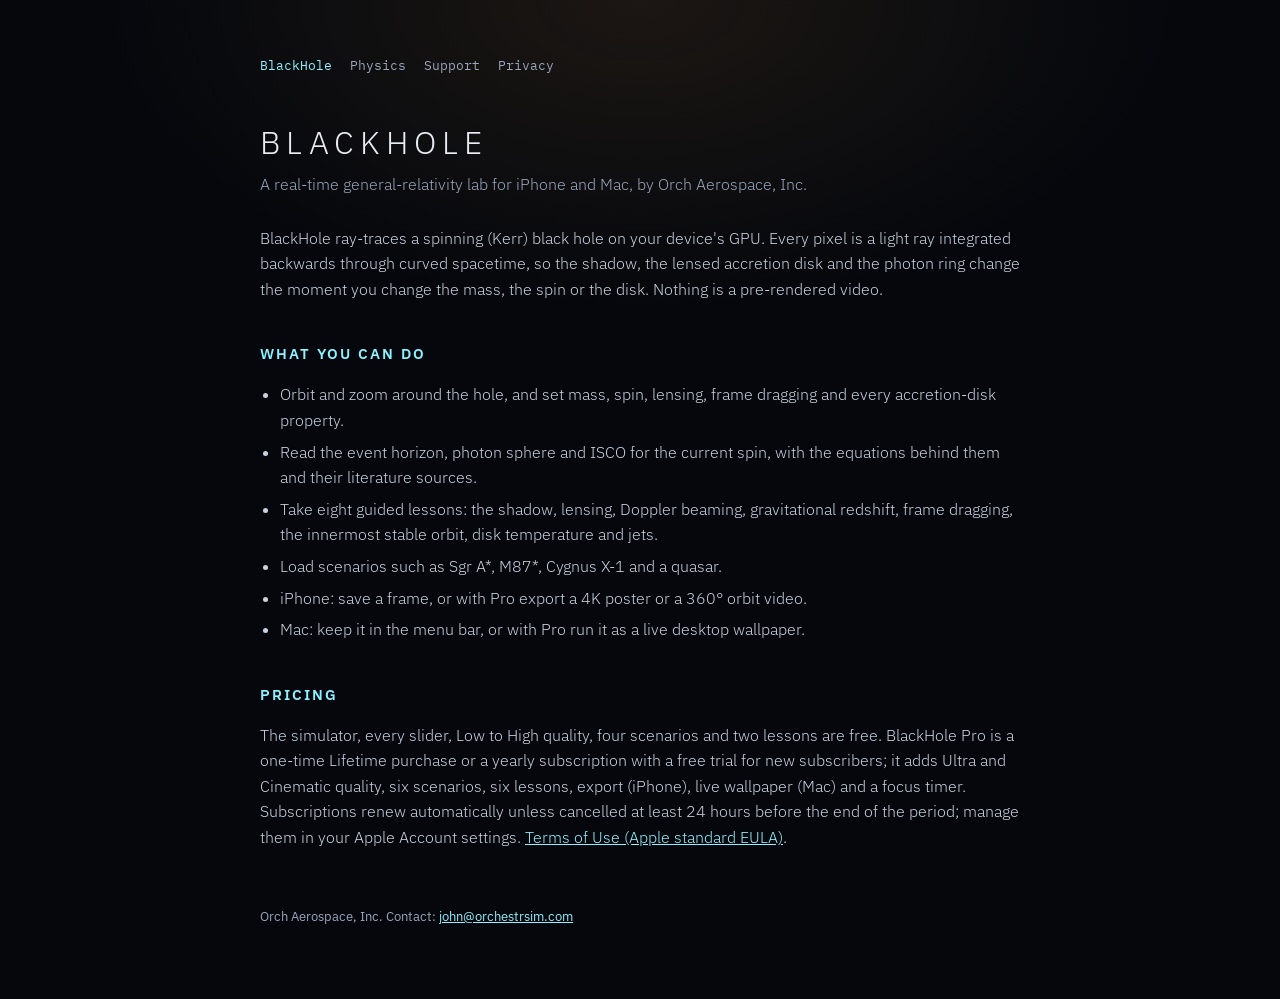
<file: docs/index.html>
<!DOCTYPE html><html lang="en"><head><meta charset="utf-8"><meta name="viewport" content="width=device-width, initial-scale=1"><link href="https://fonts.googleapis.com/css2?family=IBM+Plex+Mono:wght@400;500&family=IBM+Plex+Sans:wght@300;600&display=swap" rel="stylesheet"><link rel="stylesheet" href="./_style.css"><title>BlackHole: Kerr black hole simulator</title></head><body><main>
<nav><a class="on" href="./">BlackHole</a><a href="./physics/">Physics</a><a href="./support/">Support</a><a href="./privacy/">Privacy</a></nav>
<h1>BLACKHOLE</h1>
<p class="sub">A real-time general-relativity lab for iPhone and Mac, by Orch Aerospace, Inc.</p>
<p>BlackHole ray-traces a spinning (Kerr) black hole on your device's GPU. Every pixel is a light ray integrated backwards through curved spacetime, so the shadow, the lensed accretion disk and the photon ring change the moment you change the mass, the spin or the disk. Nothing is a pre-rendered video.</p>
<h2>What you can do</h2>
<ul>
<li>Orbit and zoom around the hole, and set mass, spin, lensing, frame dragging and every accretion-disk property.</li>
<li>Read the event horizon, photon sphere and ISCO for the current spin, with the equations behind them and their literature sources.</li>
<li>Take eight guided lessons: the shadow, lensing, Doppler beaming, gravitational redshift, frame dragging, the innermost stable orbit, disk temperature and jets.</li>
<li>Load scenarios such as Sgr A*, M87*, Cygnus X-1 and a quasar.</li>
<li>iPhone: save a frame, or with Pro export a 4K poster or a 360° orbit video.</li>
<li>Mac: keep it in the menu bar, or with Pro run it as a live desktop wallpaper.</li>
</ul>
<h2>Pricing</h2>
<p>The simulator, every slider, Low to High quality, four scenarios and two lessons are free. BlackHole Pro is a one-time Lifetime purchase or a yearly subscription with a free trial for new subscribers; it adds Ultra and Cinematic quality, six scenarios, six lessons, export (iPhone), live wallpaper (Mac) and a focus timer. Subscriptions renew automatically unless cancelled at least 24 hours before the end of the period; manage them in your Apple Account settings. <a href="https://www.apple.com/legal/internet-services/itunes/dev/stdeula/">Terms of Use (Apple standard EULA)</a>.</p>
<footer>Orch Aerospace, Inc. Contact: <a href="mailto:john@orchestrsim.com">john@orchestrsim.com</a></footer>
</main></body></html>
</file>
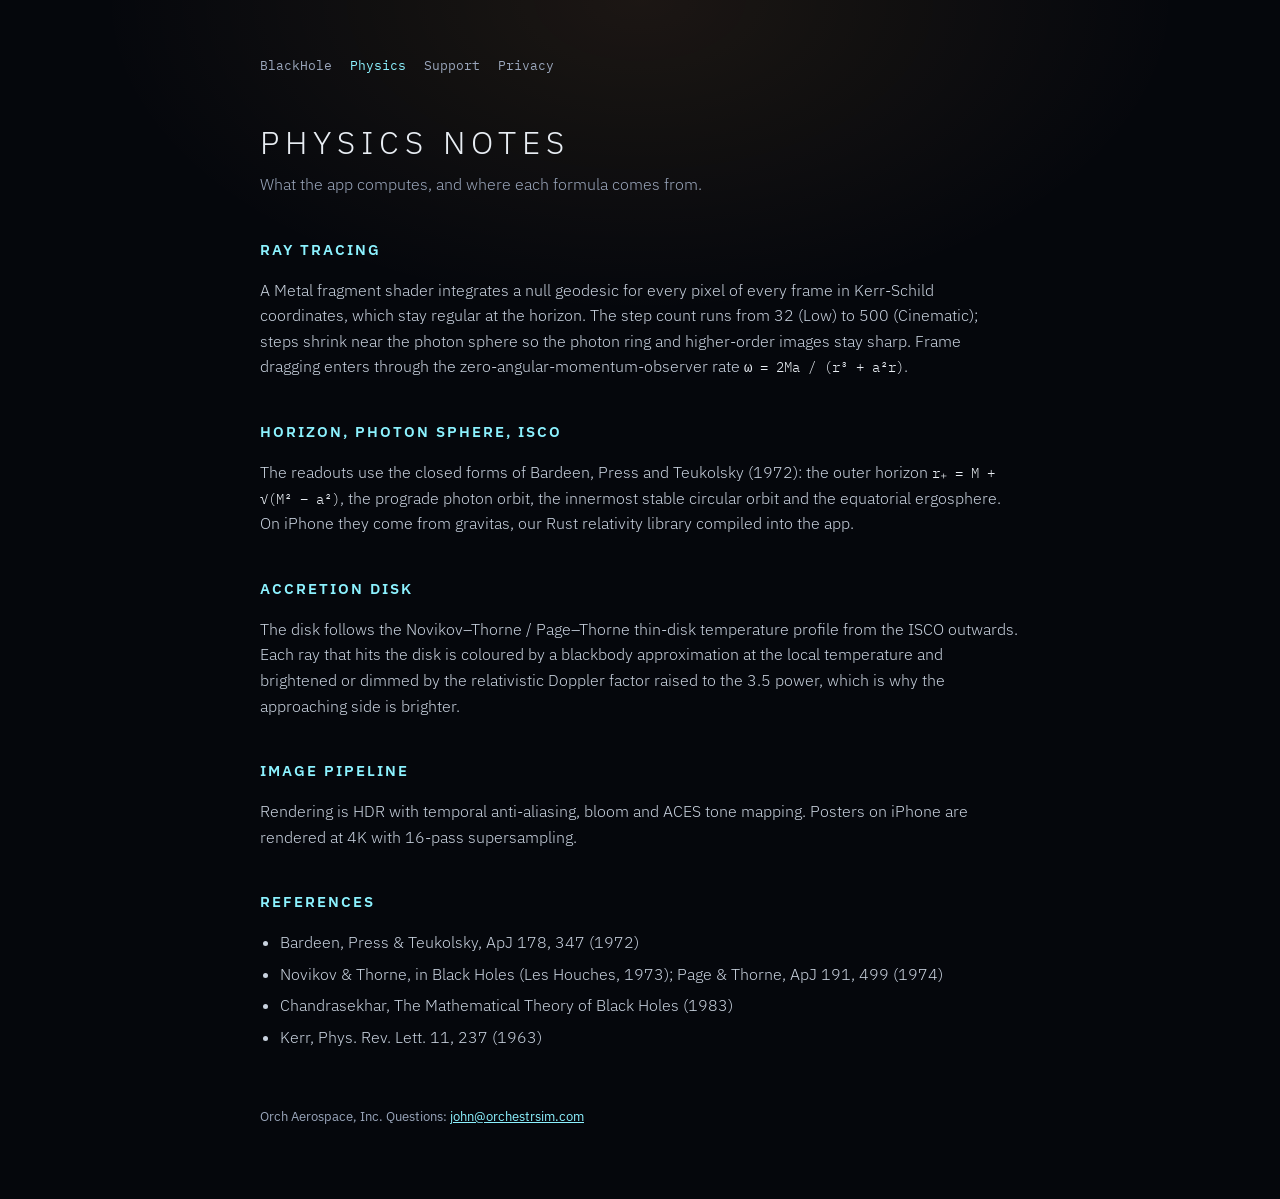
<file: docs/physics/index.html>
<!DOCTYPE html><html lang="en"><head><meta charset="utf-8"><meta name="viewport" content="width=device-width, initial-scale=1"><link href="https://fonts.googleapis.com/css2?family=IBM+Plex+Mono:wght@400;500&family=IBM+Plex+Sans:wght@300;600&display=swap" rel="stylesheet"><link rel="stylesheet" href="../_style.css"><title>BlackHole Physics Notes</title></head><body><main>
<nav><a href="../">BlackHole</a><a class="on" href="./">Physics</a><a href="../support/">Support</a><a href="../privacy/">Privacy</a></nav>
<h1>PHYSICS NOTES</h1>
<p class="sub">What the app computes, and where each formula comes from.</p>
<h2>Ray tracing</h2>
<p>A Metal fragment shader integrates a null geodesic for every pixel of every frame in Kerr-Schild coordinates, which stay regular at the horizon. The step count runs from 32 (Low) to 500 (Cinematic); steps shrink near the photon sphere so the photon ring and higher-order images stay sharp. Frame dragging enters through the zero-angular-momentum-observer rate <span class="mono">ω = 2Ma / (r³ + a²r)</span>.</p>
<h2>Horizon, photon sphere, ISCO</h2>
<p>The readouts use the closed forms of Bardeen, Press and Teukolsky (1972): the outer horizon <span class="mono">r₊ = M + √(M² − a²)</span>, the prograde photon orbit, the innermost stable circular orbit and the equatorial ergosphere. On iPhone they come from gravitas, our Rust relativity library compiled into the app.</p>
<h2>Accretion disk</h2>
<p>The disk follows the Novikov–Thorne / Page–Thorne thin-disk temperature profile from the ISCO outwards. Each ray that hits the disk is coloured by a blackbody approximation at the local temperature and brightened or dimmed by the relativistic Doppler factor raised to the 3.5 power, which is why the approaching side is brighter.</p>
<h2>Image pipeline</h2>
<p>Rendering is HDR with temporal anti-aliasing, bloom and ACES tone mapping. Posters on iPhone are rendered at 4K with 16-pass supersampling.</p>
<h2>References</h2>
<ul>
<li>Bardeen, Press &amp; Teukolsky, ApJ 178, 347 (1972)</li>
<li>Novikov &amp; Thorne, in Black Holes (Les Houches, 1973); Page &amp; Thorne, ApJ 191, 499 (1974)</li>
<li>Chandrasekhar, The Mathematical Theory of Black Holes (1983)</li>
<li>Kerr, Phys. Rev. Lett. 11, 237 (1963)</li>
</ul>
<footer>Orch Aerospace, Inc. Questions: <a href="mailto:john@orchestrsim.com">john@orchestrsim.com</a></footer>
</main></body></html>
</file>
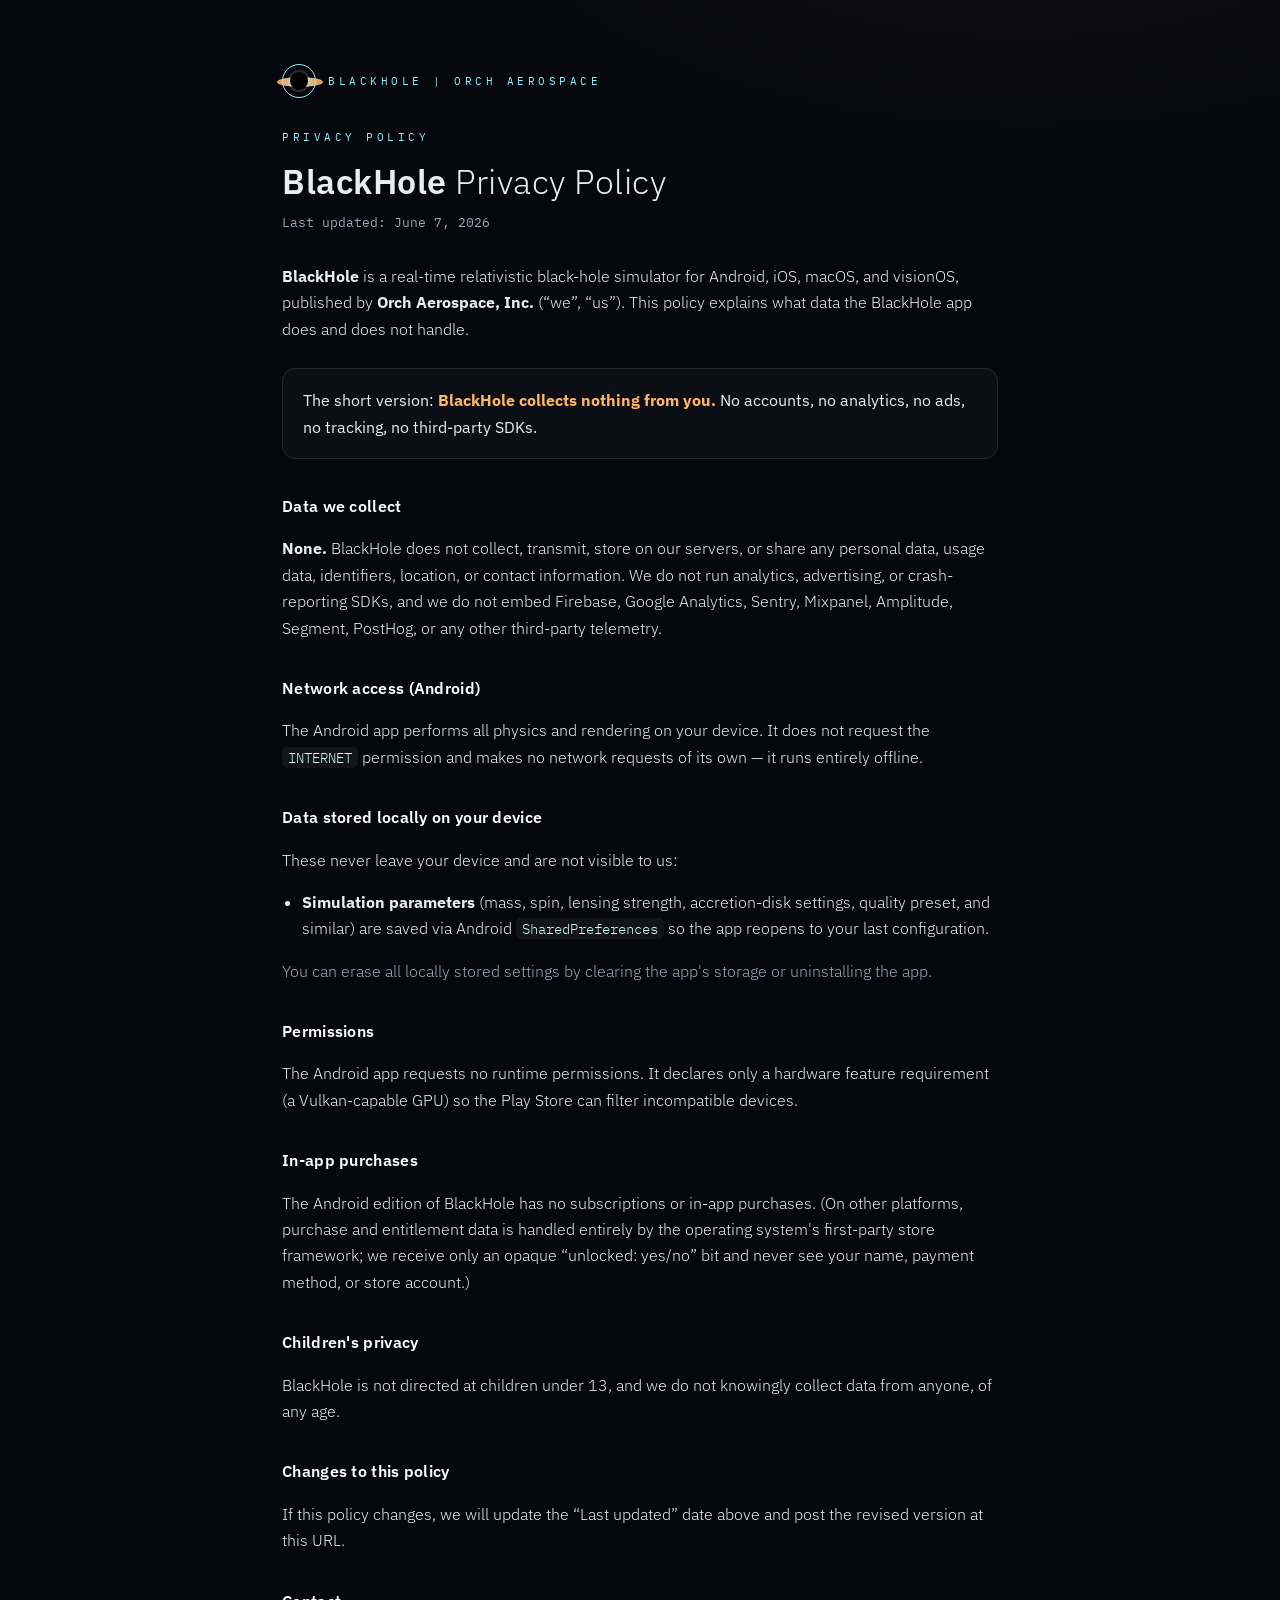
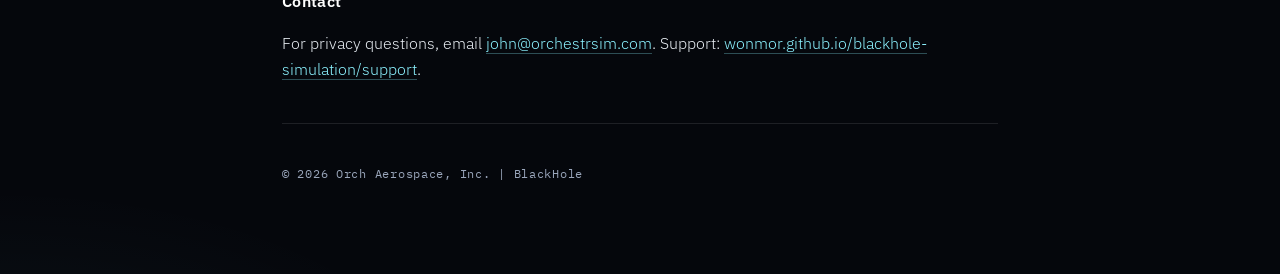
<file: docs/privacy/index.html>
<!DOCTYPE html>
<html lang="en">
<head>
<meta charset="utf-8">
<meta name="viewport" content="width=device-width, initial-scale=1">
<title>Privacy Policy | BlackHole | Orch Aerospace, Inc.</title>
<meta name="description" content="Privacy policy for the BlackHole app by Orch Aerospace, Inc. BlackHole collects no personal data.">
<link rel="preconnect" href="https://fonts.googleapis.com">
<link rel="preconnect" href="https://fonts.gstatic.com" crossorigin>
<link href="https://fonts.googleapis.com/css2?family=IBM+Plex+Mono:wght@400;500&family=IBM+Plex+Sans:wght@300;400;600&display=swap" rel="stylesheet">
<style>
  :root{
    --bg:#05070c; --panel:#0b0e15; --line:rgba(255,255,255,.10);
    --fg:#e8edf3; --dim:#9aa6bb; --accent:#8cf2ff; --warm:#ffb661;
  }
  *{box-sizing:border-box}
  html,body{margin:0;background:var(--bg);color:var(--fg);
    font-family:"IBM Plex Sans",system-ui,-apple-system,sans-serif;line-height:1.65}
  body{background:
    radial-gradient(1100px 600px at 80% -10%, rgba(255,182,97,.07), transparent 60%),
    radial-gradient(900px 500px at 0% 110%, rgba(140,242,255,.06), transparent 55%),
    var(--bg);}
  .wrap{max-width:760px;margin:0 auto;padding:64px 22px 90px}
  .badge{display:inline-flex;align-items:center;gap:12px;margin-bottom:30px}
  .badge .ring{width:34px;height:34px;border-radius:50%;
    border:1px solid var(--accent);position:relative;flex:0 0 auto}
  .badge .ring::after{content:"";position:absolute;inset:7px;border-radius:50%;
    background:#000;box-shadow:0 0 0 2px rgba(255,255,255,.15)}
  .badge .ring::before{content:"";position:absolute;left:-6px;top:12px;width:46px;height:10px;
    border-radius:50%;background:linear-gradient(90deg,var(--warm),#fff2d8,var(--warm));
    opacity:.85;filter:blur(.3px)}
  .kicker{font-family:"IBM Plex Mono",monospace;font-size:11px;letter-spacing:.32em;
    color:var(--accent);text-transform:uppercase}
  h1{font-weight:300;font-size:34px;letter-spacing:.5px;margin:.2em 0 .1em}
  h1 b{font-weight:600}
  .updated{font-family:"IBM Plex Mono",monospace;color:var(--dim);font-size:12.5px;margin-bottom:30px}
  .tldr{background:var(--panel);border:1px solid var(--line);border-radius:14px;
    padding:18px 20px;margin:26px 0 34px}
  .tldr b{color:var(--warm)}
  h2{font-weight:600;font-size:16px;letter-spacing:.3px;margin:34px 0 8px;color:#fff}
  p,li{color:var(--fg);font-weight:300}
  .dim,.dim *{color:var(--dim)}
  a{color:var(--accent);text-decoration:none;border-bottom:1px solid rgba(140,242,255,.3)}
  a:hover{border-color:var(--accent)}
  code{font-family:"IBM Plex Mono",monospace;font-size:.9em;color:#cfe;
    background:rgba(255,255,255,.05);padding:1px 6px;border-radius:5px}
  hr{border:0;border-top:1px solid var(--line);margin:40px 0}
  footer{font-family:"IBM Plex Mono",monospace;font-size:12px;color:var(--dim);letter-spacing:.06em}
  ul{padding-left:20px}
</style>
</head>
<body>
<div class="wrap">
  <div class="badge"><span class="ring"></span>
    <span class="kicker">BlackHole | Orch Aerospace</span></div>

  <div class="kicker">Privacy Policy</div>
  <h1><b>BlackHole</b> Privacy Policy</h1>
  <div class="updated">Last updated: June 7, 2026</div>

  <p><strong>BlackHole</strong> is a real-time relativistic black-hole simulator
  for Android, iOS, macOS, and visionOS, published by
  <strong>Orch Aerospace, Inc.</strong> (&ldquo;we&rdquo;, &ldquo;us&rdquo;).
  This policy explains what data the BlackHole app does and does not handle.</p>

  <div class="tldr">The short version: <b>BlackHole collects nothing from you.</b>
  No accounts, no analytics, no ads, no tracking, no third-party SDKs.</div>

  <h2>Data we collect</h2>
  <p><strong>None.</strong> BlackHole does not collect, transmit, store on our
  servers, or share any personal data, usage data, identifiers, location, or
  contact information. We do not run analytics, advertising, or crash-reporting
  SDKs, and we do not embed Firebase, Google Analytics, Sentry, Mixpanel,
  Amplitude, Segment, PostHog, or any other third-party telemetry.</p>

  <h2>Network access (Android)</h2>
  <p>The Android app performs all physics and rendering on your device. It does
  not request the <code>INTERNET</code> permission and makes no network requests
  of its own — it runs entirely offline.</p>

  <h2>Data stored locally on your device</h2>
  <p>These never leave your device and are not visible to us:</p>
  <ul>
    <li><strong>Simulation parameters</strong> (mass, spin, lensing strength,
    accretion-disk settings, quality preset, and similar) are saved via Android
    <code>SharedPreferences</code> so the app reopens to your last configuration.</li>
  </ul>
  <p class="dim">You can erase all locally stored settings by clearing the app's
  storage or uninstalling the app.</p>

  <h2>Permissions</h2>
  <p>The Android app requests no runtime permissions. It declares only a hardware
  feature requirement (a Vulkan-capable GPU) so the Play Store can filter
  incompatible devices.</p>

  <h2>In-app purchases</h2>
  <p>The Android edition of BlackHole has no subscriptions or in-app purchases.
  (On other platforms, purchase and entitlement data is handled entirely by the
  operating system's first-party store framework; we receive only an opaque
  &ldquo;unlocked: yes/no&rdquo; bit and never see your name, payment method, or
  store account.)</p>

  <h2>Children's privacy</h2>
  <p>BlackHole is not directed at children under 13, and we do not knowingly
  collect data from anyone, of any age.</p>

  <h2>Changes to this policy</h2>
  <p>If this policy changes, we will update the &ldquo;Last updated&rdquo; date
  above and post the revised version at this URL.</p>

  <h2>Contact</h2>
  <p>For privacy questions, email
  <a href="mailto:john@orchestrsim.com">john@orchestrsim.com</a>.
  Support: <a href="../support/">wonmor.github.io/blackhole-simulation/support</a>.</p>

  <hr>
  <footer>© 2026 Orch Aerospace, Inc. | BlackHole</footer>
</div>
</body>
</html>
</file>
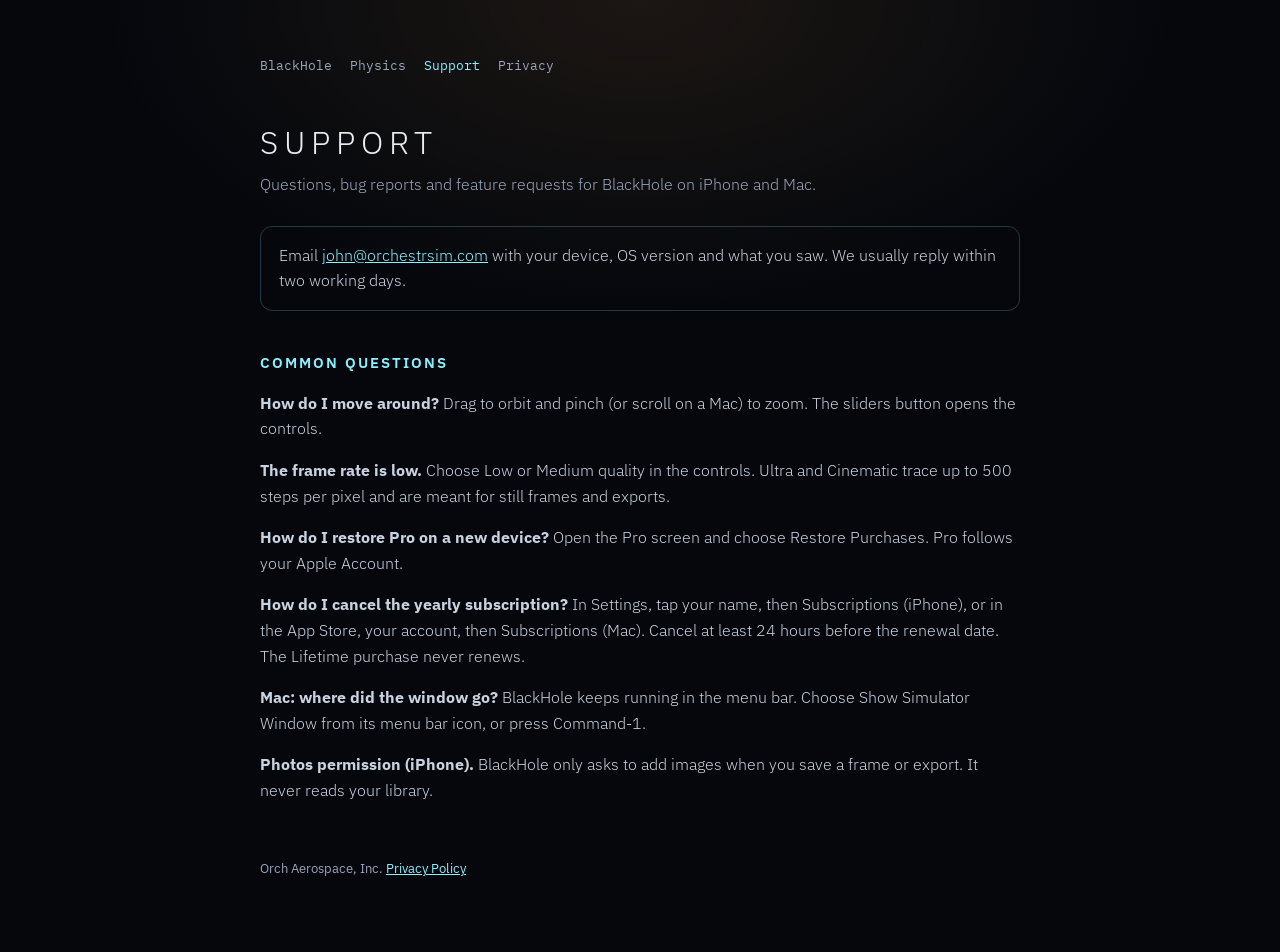
<file: docs/support/index.html>
<!DOCTYPE html><html lang="en"><head><meta charset="utf-8"><meta name="viewport" content="width=device-width, initial-scale=1"><link href="https://fonts.googleapis.com/css2?family=IBM+Plex+Mono:wght@400;500&family=IBM+Plex+Sans:wght@300;600&display=swap" rel="stylesheet"><link rel="stylesheet" href="../_style.css"><title>BlackHole Support</title></head><body><main>
<nav><a href="../">BlackHole</a><a href="../physics/">Physics</a><a class="on" href="./">Support</a><a href="../privacy/">Privacy</a></nav>
<h1>SUPPORT</h1>
<p class="sub">Questions, bug reports and feature requests for BlackHole on iPhone and Mac.</p>
<div class="box"><p style="margin:0">Email <a href="mailto:john@orchestrsim.com">john@orchestrsim.com</a> with your device, OS version and what you saw. We usually reply within two working days.</p></div>
<h2>Common questions</h2>
<p><b>How do I move around?</b> Drag to orbit and pinch (or scroll on a Mac) to zoom. The sliders button opens the controls.</p>
<p><b>The frame rate is low.</b> Choose Low or Medium quality in the controls. Ultra and Cinematic trace up to 500 steps per pixel and are meant for still frames and exports.</p>
<p><b>How do I restore Pro on a new device?</b> Open the Pro screen and choose Restore Purchases. Pro follows your Apple Account.</p>
<p><b>How do I cancel the yearly subscription?</b> In Settings, tap your name, then Subscriptions (iPhone), or in the App Store, your account, then Subscriptions (Mac). Cancel at least 24 hours before the renewal date. The Lifetime purchase never renews.</p>
<p><b>Mac: where did the window go?</b> BlackHole keeps running in the menu bar. Choose Show Simulator Window from its menu bar icon, or press Command-1.</p>
<p><b>Photos permission (iPhone).</b> BlackHole only asks to add images when you save a frame or export. It never reads your library.</p>
<footer>Orch Aerospace, Inc. <a href="../privacy/">Privacy Policy</a></footer>
</main></body></html>
</file>
<file: docs/_style.css>
:root{--bg:#05070c;--fg:#e8edf3;--mut:#9aa6bb;--acc:#8cf2ff;--line:rgba(140,242,255,.22)}
html,body{margin:0;background:var(--bg);color:var(--fg);font-family:"IBM Plex Sans",system-ui,sans-serif;line-height:1.6}
body{background:radial-gradient(900px 520px at 50% 0%,rgba(255,182,97,.09),transparent 60%),var(--bg)}
main{max-width:760px;margin:0 auto;padding:56px 20px 72px}
nav{display:flex;gap:18px;flex-wrap:wrap;font-family:"IBM Plex Mono",monospace;font-size:13px;margin-bottom:40px}
nav a{color:var(--mut);text-decoration:none}nav a:hover,nav a.on{color:var(--acc)}
h1{font-weight:300;letter-spacing:6px;font-size:32px;margin:0 0 4px}
h2{font-weight:600;font-size:15px;letter-spacing:2px;text-transform:uppercase;color:var(--acc);margin:40px 0 10px}
p,li{color:#c9d2df;font-weight:300}
.sub{color:var(--mut);margin:0 0 28px}
ul{padding-left:20px}li{margin:6px 0}
code,.mono{font-family:"IBM Plex Mono",monospace;font-size:14px;color:var(--fg)}
.box{border:1px solid var(--line);border-radius:12px;padding:16px 18px;margin:14px 0}
a{color:var(--acc)}
footer{margin-top:56px;color:var(--mut);font-size:13px}
</file>
